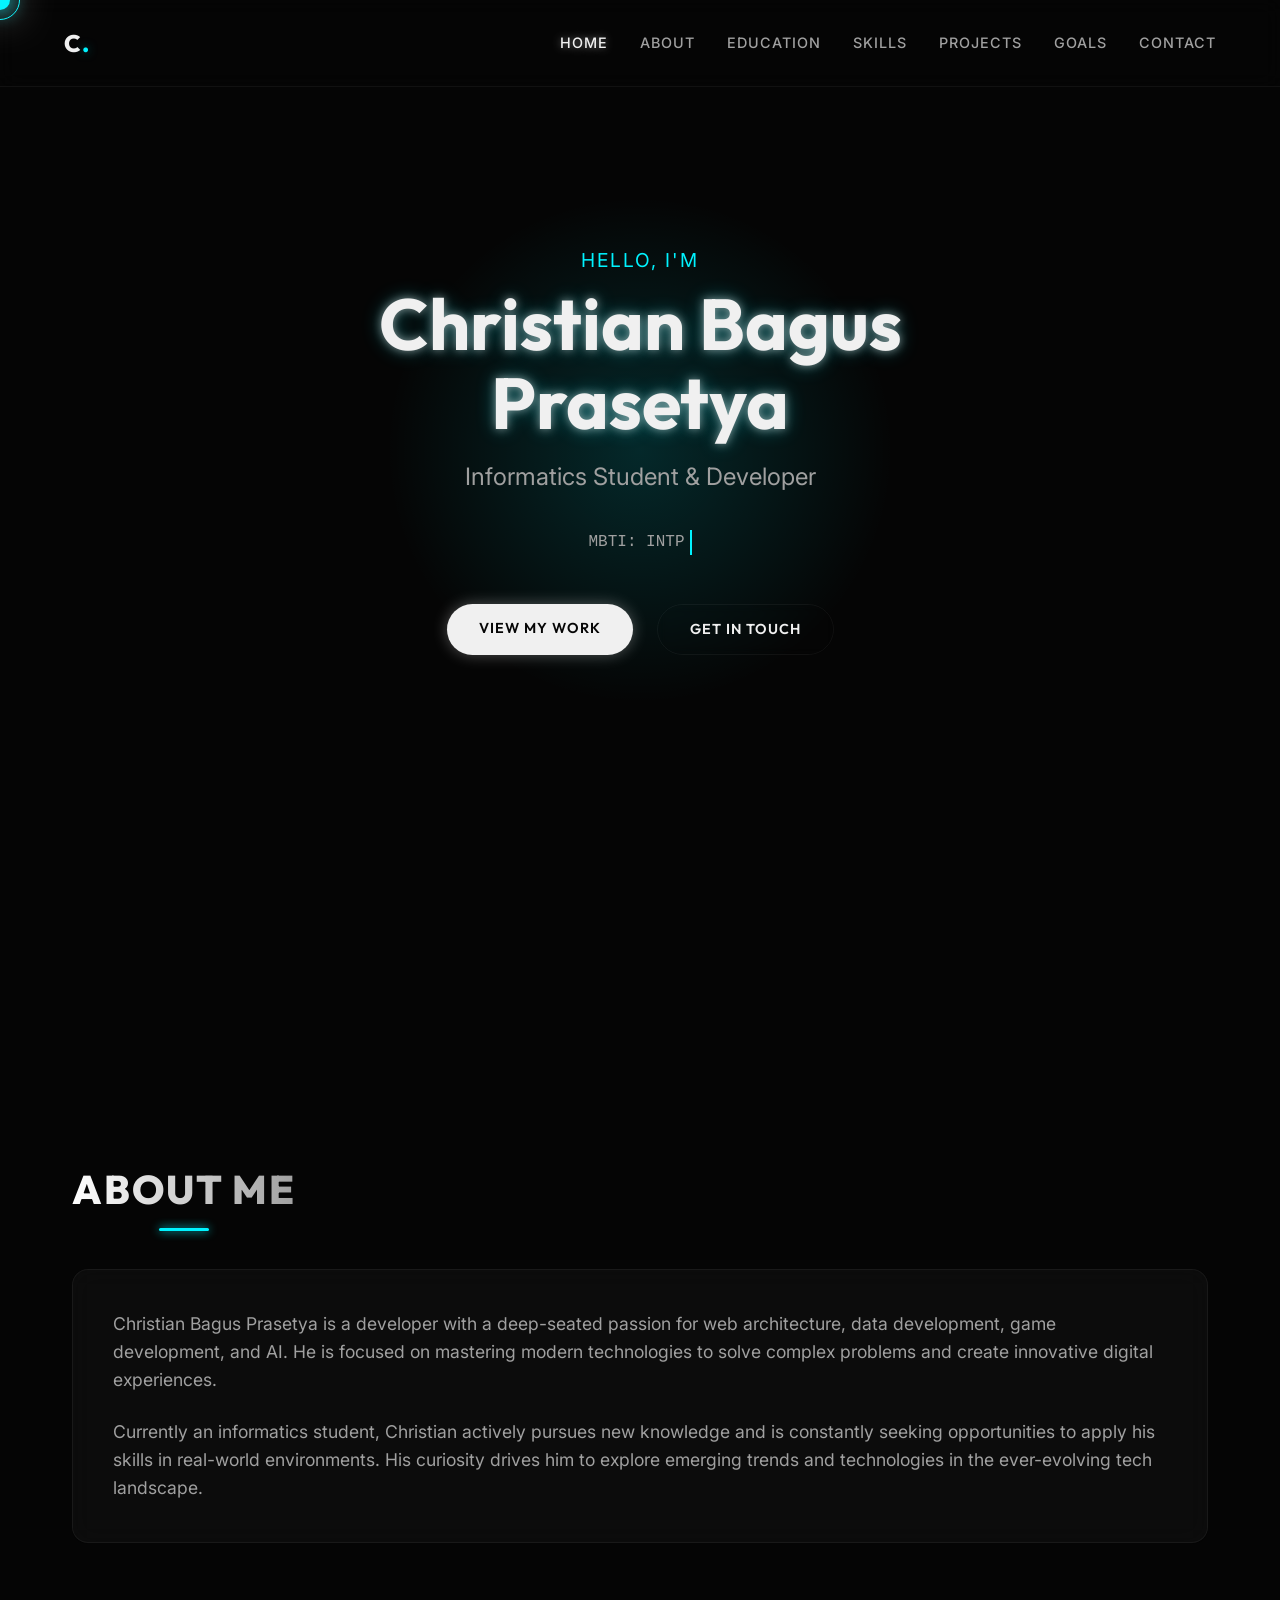
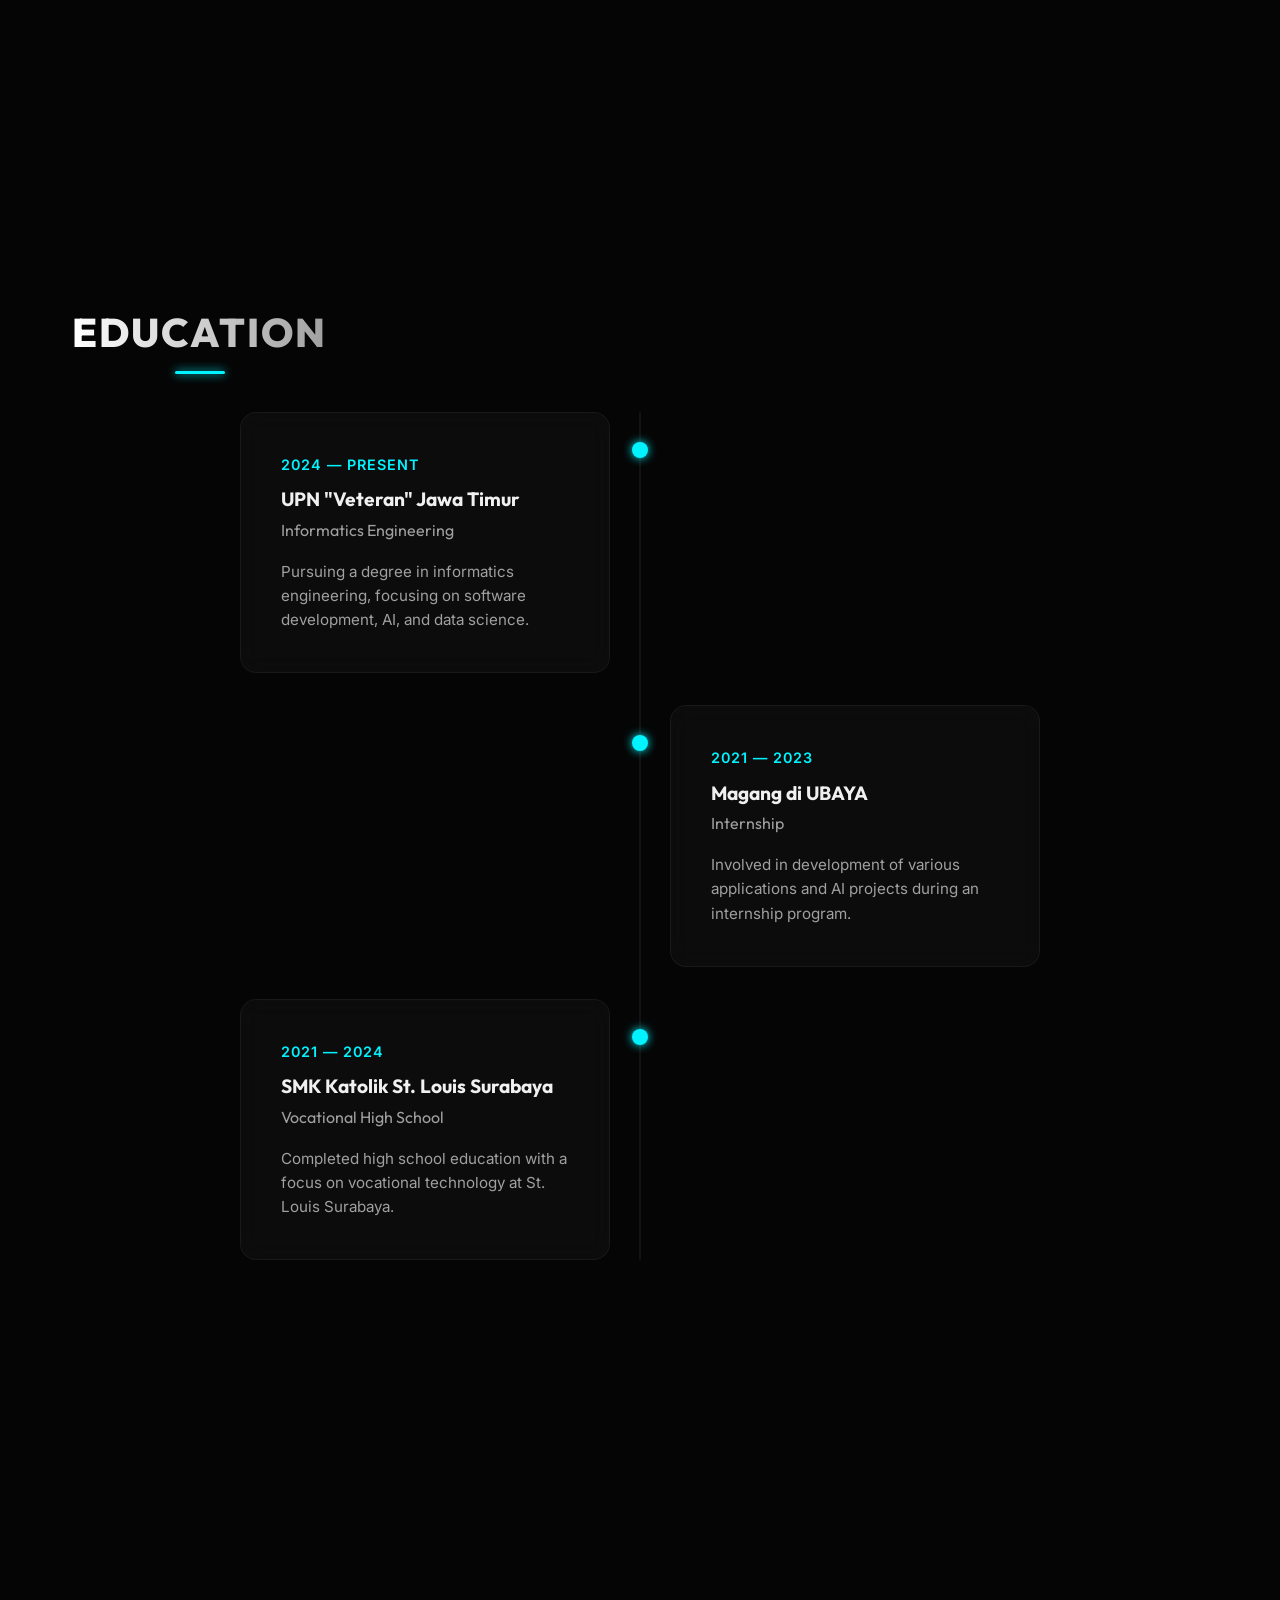
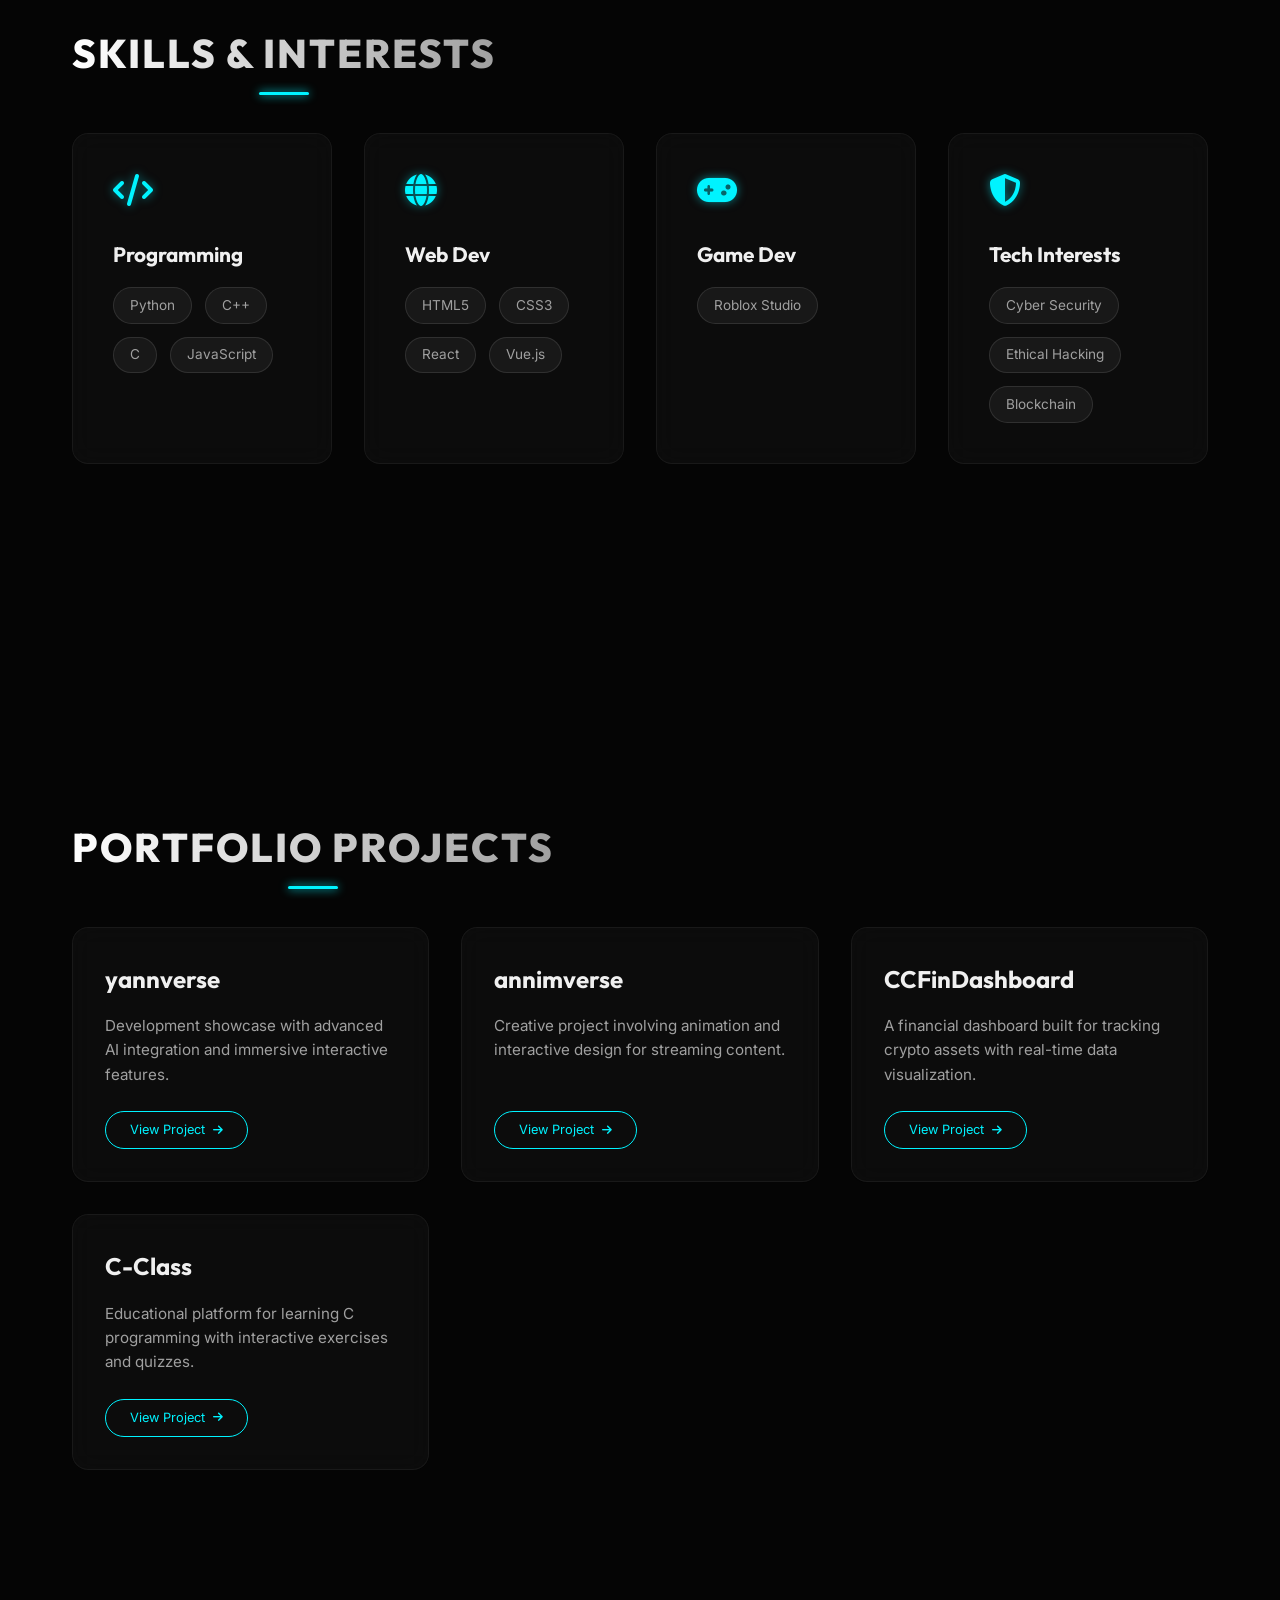
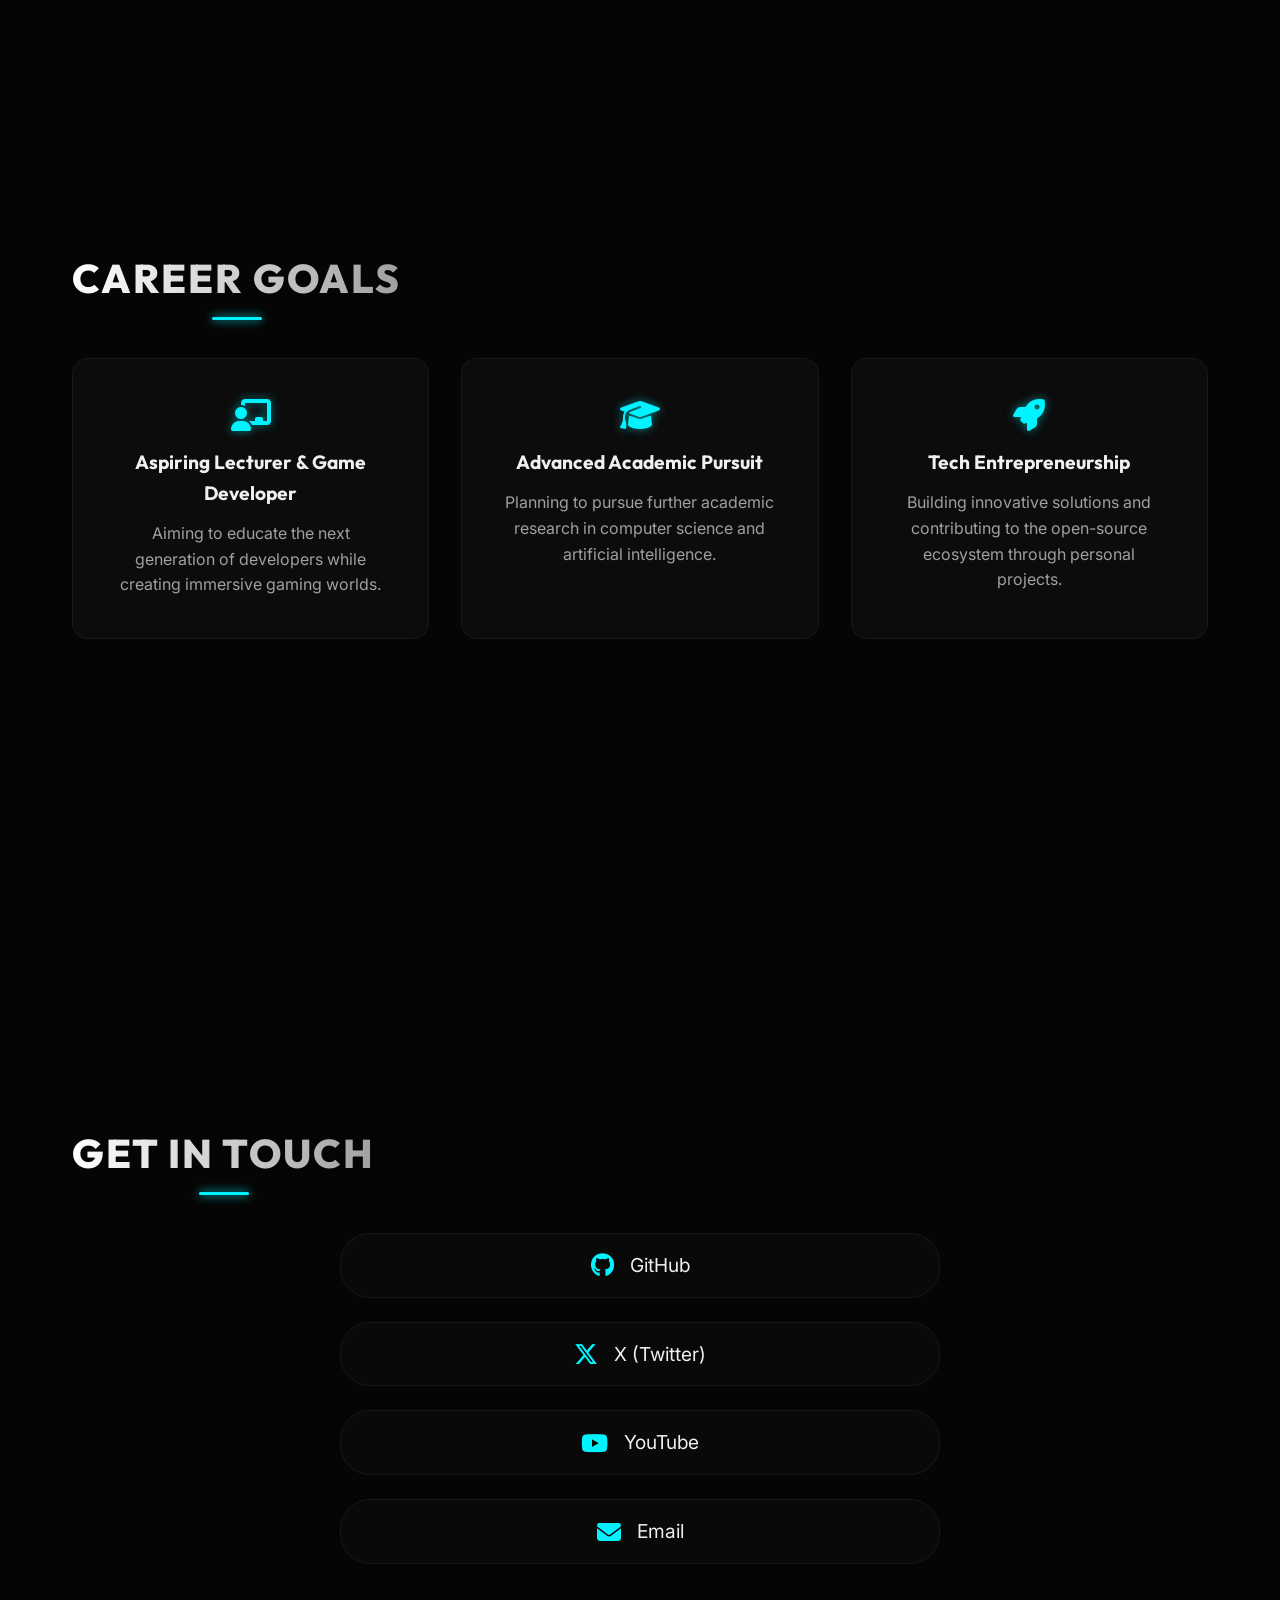
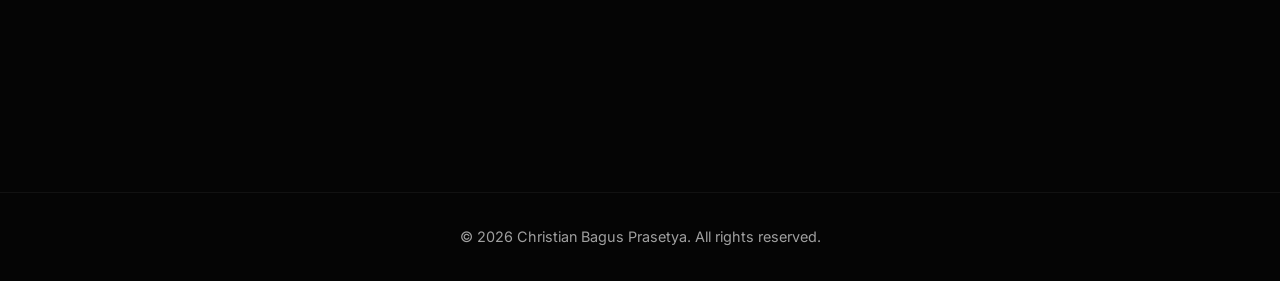
<file: index.html>
<!DOCTYPE html>
<html lang="en">

<head>
  <meta charset="UTF-8" />
  <meta name="viewport" content="width=device-width, initial-scale=1.0" />
  <meta name="description"
    content="Christian Bagus Prasetya — Informatics Student, Developer, and aspiring Lecturer. Explore my portfolio of web, game, and AI projects." />
  <title>Christian Bagus Prasetya | Portfolio</title>
  <link rel="preconnect" href="https://fonts.googleapis.com" />
  <link rel="preconnect" href="https://fonts.gstatic.com" crossorigin />
  <link
    href="https://fonts.googleapis.com/css2?family=Outfit:wght@400;600;800&family=Inter:wght@300;400;500;600;700&display=swap"
    rel="stylesheet" />
  <link rel="stylesheet" href="https://cdnjs.cloudflare.com/ajax/libs/font-awesome/6.5.1/css/all.min.css" />
  <link rel="stylesheet" href="style.css" />
</head>

<body>

  <div class="aura-cursor" aria-hidden="true"></div>
  <div class="aura-cursor-trail" aria-hidden="true"></div>

  <nav class="navbar" id="navbar">
    <a href="#" class="logo">C<span>.</span></a>
    <ul class="nav-links">
      <li><a href="#home">Home</a></li>
      <li><a href="#about">About</a></li>
      <li><a href="#education">Education</a></li>
      <li><a href="#skills">Skills</a></li>
      <li><a href="#projects">Projects</a></li>
      <li><a href="#goals">Goals</a></li>
      <li><a href="#contact">Contact</a></li>
    </ul>
    <div class="hamburger" id="hamburger">
      <i class="fas fa-bars"></i>
    </div>
  </nav>

  <section class="section hero" id="home">
    <div class="hero-bg-glow"></div>
    <div class="hero-content container">
      <p class="greeting fade-in">Hello, I'm</p>
      <h1 class="glow-text fade-in">Christian Bagus Prasetya</h1>
      <p class="role fade-in">Informatics Student &amp; Developer</p>
      <div class="typewriter-container fade-in">
        <span class="typewriter-text"></span>
      </div>
      <div class="hero-cta fade-in">
        <a href="#projects" class="btn primary-btn">View My Work</a>
        <a href="#contact" class="btn secondary-btn">Get In Touch</a>
      </div>
    </div>
  </section>

  <section class="section" id="about">
    <div class="container">
      <h2 class="section-title fade-in">About Me</h2>
      <div class="glass-card about-content fade-in">
        <p>
          Christian Bagus Prasetya is a developer with a deep-seated passion for web architecture, data development,
          game development, and AI. He is focused on mastering modern technologies to solve complex problems and create
          innovative digital experiences.
        </p>
        <p>
          Currently an informatics student, Christian actively pursues new knowledge and is constantly seeking
          opportunities to apply his skills in real-world environments. His curiosity drives him to explore emerging
          trends and technologies in the ever-evolving tech landscape.
        </p>
      </div>
    </div>
  </section>

  <section class="section" id="education">
    <div class="container">
      <h2 class="section-title fade-in">Education</h2>
      <div class="timeline">
        <div class="timeline-item fade-in">
          <div class="timeline-dot"></div>
          <div class="glass-card">
            <span class="timeline-date">2024 — Present</span>
            <h3>UPN "Veteran" Jawa Timur</h3>
            <h4>Informatics Engineering</h4>
            <p>Pursuing a degree in informatics engineering, focusing on software development, AI, and data science.</p>
          </div>
        </div>
        <div class="timeline-item fade-in">
          <div class="timeline-dot"></div>
          <div class="glass-card">
            <span class="timeline-date">2021 — 2023</span>
            <h3>Magang di UBAYA</h3>
            <h4>Internship</h4>
            <p>Involved in development of various applications and AI projects during an internship program.</p>
          </div>
        </div>
        <div class="timeline-item fade-in">
          <div class="timeline-dot"></div>
          <div class="glass-card">
            <span class="timeline-date">2021 — 2024</span>
            <h3>SMK Katolik St. Louis Surabaya</h3>
            <h4>Vocational High School</h4>
            <p>Completed high school education with a focus on vocational technology at St. Louis Surabaya.</p>
          </div>
        </div>
      </div>
    </div>
  </section>

  <section class="section" id="skills">
    <div class="container">
      <h2 class="section-title fade-in">Skills &amp; Interests</h2>
      <div class="skills-grid">
        <div class="glass-card skill-category fade-in">
          <div class="icon-wrapper"><i class="fas fa-code glow-icon"></i></div>
          <h3>Programming</h3>
          <div class="tags">
            <span>Python</span>
            <span>C++</span>
            <span>C</span>
            <span>JavaScript</span>
          </div>
        </div>
        <div class="glass-card skill-category fade-in">
          <div class="icon-wrapper"><i class="fas fa-globe glow-icon"></i></div>
          <h3>Web Dev</h3>
          <div class="tags">
            <span>HTML5</span>
            <span>CSS3</span>
            <span>React</span>
            <span>Vue.js</span>
          </div>
        </div>
        <div class="glass-card skill-category fade-in">
          <div class="icon-wrapper"><i class="fas fa-gamepad glow-icon"></i></div>
          <h3>Game Dev</h3>
          <div class="tags">
            <span>Roblox Studio</span>
          </div>
        </div>
        <div class="glass-card skill-category fade-in">
          <div class="icon-wrapper"><i class="fas fa-shield-halved glow-icon"></i></div>
          <h3>Tech Interests</h3>
          <div class="tags">
            <span>Cyber Security</span>
            <span>Ethical Hacking</span>
            <span>Blockchain</span>
          </div>
        </div>
      </div>
    </div>
  </section>

  <section class="section" id="projects">
    <div class="container">
      <h2 class="section-title fade-in">Portfolio Projects</h2>
      <div class="projects-grid">
        <div class="glass-card project-card fade-in">
          <div class="project-content">
            <h3>yannverse</h3>
            <p>Development showcase with advanced AI integration and immersive interactive features.</p>
          </div>
          <div class="project-links">
            <a href="#" class="btn-small">View Project <i class="fas fa-arrow-right"></i></a>
          </div>
        </div>
        <div class="glass-card project-card fade-in">
          <div class="project-content">
            <h3>annimverse</h3>
            <p>Creative project involving animation and interactive design for streaming content.</p>
          </div>
          <div class="project-links">
            <a href="#" class="btn-small">View Project <i class="fas fa-arrow-right"></i></a>
          </div>
        </div>
        <div class="glass-card project-card fade-in">
          <div class="project-content">
            <h3>CCFinDashboard</h3>
            <p>A financial dashboard built for tracking crypto assets with real-time data visualization.</p>
          </div>
          <div class="project-links">
            <a href="#" class="btn-small">View Project <i class="fas fa-arrow-right"></i></a>
          </div>
        </div>
        <div class="glass-card project-card fade-in">
          <div class="project-content">
            <h3>C-Class</h3>
            <p>Educational platform for learning C programming with interactive exercises and quizzes.</p>
          </div>
          <div class="project-links">
            <a href="#" class="btn-small">View Project <i class="fas fa-arrow-right"></i></a>
          </div>
        </div>
      </div>
    </div>
  </section>

  <section class="section" id="goals">
    <div class="container">
      <h2 class="section-title fade-in">Career Goals</h2>
      <div class="goals-container">
        <div class="glass-card goal-item fade-in">
          <div class="icon-wrapper"><i class="fas fa-chalkboard-user glow-icon"></i></div>
          <h3>Aspiring Lecturer &amp; Game Developer</h3>
          <p>Aiming to educate the next generation of developers while creating immersive gaming worlds.</p>
        </div>
        <div class="glass-card goal-item fade-in">
          <div class="icon-wrapper"><i class="fas fa-graduation-cap glow-icon"></i></div>
          <h3>Advanced Academic Pursuit</h3>
          <p>Planning to pursue further academic research in computer science and artificial intelligence.</p>
        </div>
        <div class="glass-card goal-item fade-in">
          <div class="icon-wrapper"><i class="fas fa-rocket glow-icon"></i></div>
          <h3>Tech Entrepreneurship</h3>
          <p>Building innovative solutions and contributing to the open-source ecosystem through personal projects.</p>
        </div>
      </div>
    </div>
  </section>

  <section class="section" id="contact">
    <div class="container">
      <h2 class="section-title fade-in">Get In Touch</h2>
      <div class="contact-wrapper fade-in">
        <div class="contact-info">
          <a href="https://github.com/yann-gamedev" class="contact-link" target="_blank" rel="noopener noreferrer">
            <i class="fab fa-github"></i>
            <span>GitHub</span>
          </a>
          <a href="#" class="contact-link">
            <i class="fab fa-x-twitter"></i>
            <span>X (Twitter)</span>
          </a>
          <a href="#" class="contact-link">
            <i class="fab fa-youtube"></i>
            <span>YouTube</span>
          </a>
          <a href="christiannbaguss@gmail.com" class="contact-link">
            <i class="fas fa-envelope"></i>
            <span>Email</span>
          </a>
        </div>
      </div>
    </div>
  </section>

  <footer>
    <div class="container">
      <p>&copy; 2026 Christian Bagus Prasetya. All rights reserved.</p>
    </div>
  </footer>

  <script src="script.js"></script>
</body>

</html>
</file>
<file: style.css>
:root {
  --bg-deep: #050505;
  --bg-surface: #0a0a0a;
  --text-main: #f0f0f0;
  --text-muted: #a0a0a0;
  --aura-cyan: #00f3ff;
  --aura-white: #ffffff;
  --aura-purple: #8a2be2;
  --glass-bg: rgba(255, 255, 255, 0.03);
  --glass-border: rgba(255, 255, 255, 0.05);
  --glass-border-hover: rgba(0, 243, 255, 0.3);
  --font-heading: 'Outfit', sans-serif;
  --font-body: 'Inter', sans-serif;
  --transition-normal: 0.3s ease;
  --transition-slow: 0.6s cubic-bezier(0.16, 1, 0.3, 1);
}

*,
*::before,
*::after {
  margin: 0;
  padding: 0;
  box-sizing: border-box;
}

html {
  scroll-behavior: smooth;
  cursor: none;
}

body {
  font-family: var(--font-body);
  background-color: var(--bg-deep);
  color: var(--text-main);
  line-height: 1.6;
  overflow-x: hidden;
}

.aura-cursor {
  position: fixed;
  top: 0;
  left: 0;
  width: 20px;
  height: 20px;
  background: var(--aura-cyan);
  border-radius: 50%;
  pointer-events: none;
  transform: translate(-50%, -50%);
  mix-blend-mode: screen;
  z-index: 9999;
  box-shadow: 0 0 20px var(--aura-cyan), 0 0 40px var(--aura-white);
  transition: width 0.2s, height 0.2s, background-color 0.2s;
}

.aura-cursor-trail {
  position: fixed;
  top: 0;
  left: 0;
  width: 40px;
  height: 40px;
  border: 1px solid var(--aura-cyan);
  border-radius: 50%;
  pointer-events: none;
  transform: translate(-50%, -50%);
  z-index: 9998;
  transition: transform 0.1s ease-out, width 0.2s, height 0.2s, border-color 0.2s;
}

.aura-cursor.hovering {
  width: 40px;
  height: 40px;
  background: var(--aura-white);
  box-shadow: 0 0 30px var(--aura-white);
}

.aura-cursor-trail.hovering {
  width: 60px;
  height: 60px;
  border-color: var(--aura-white);
}

.container {
  max-width: 1200px;
  margin: 0 auto;
  padding: 0 2rem;
  width: 100%;
}

.section {
  padding: 100px 0;
  min-height: 100vh;
  display: flex;
  flex-direction: column;
  justify-content: center;
  align-items: center;
  position: relative;
}

h1, h2, h3, h4, .logo {
  font-family: var(--font-heading);
}

.section-title {
  font-size: 2.5rem;
  font-weight: 800;
  margin-bottom: 3rem;
  text-align: center;
  text-transform: uppercase;
  letter-spacing: 2px;
  background: linear-gradient(90deg, var(--aura-white), var(--text-muted));
  -webkit-background-clip: text;
  -webkit-text-fill-color: transparent;
  background-clip: text;
  position: relative;
  display: inline-block;
}

.section-title::after {
  content: '';
  position: absolute;
  bottom: -10px;
  left: 50%;
  transform: translateX(-50%);
  width: 50px;
  height: 3px;
  background: var(--aura-cyan);
  border-radius: 2px;
  box-shadow: 0 0 10px var(--aura-cyan);
}

.glow-text {
  text-shadow: 0 0 10px rgba(255, 255, 255, 0.5), 0 0 20px rgba(0, 243, 255, 0.3);
}

.glow-icon {
  color: var(--aura-cyan);
  text-shadow: 0 0 10px rgba(0, 243, 255, 0.5);
  font-size: 2rem;
  margin-bottom: 1rem;
}

.navbar {
  position: fixed;
  top: 0;
  width: 100%;
  padding: 1.5rem 5%;
  display: flex;
  justify-content: space-between;
  align-items: center;
  z-index: 1000;
  background: rgba(5, 5, 5, 0.8);
  backdrop-filter: blur(10px);
  border-bottom: 1px solid var(--glass-border);
  transition: var(--transition-normal);
}

.navbar.scrolled {
  padding: 1rem 5%;
  background: rgba(5, 5, 5, 0.95);
}

.logo {
  font-size: 1.5rem;
  font-weight: 800;
  color: var(--text-main);
  text-decoration: none;
  letter-spacing: 1px;
}

.logo span {
  color: var(--aura-cyan);
  text-shadow: 0 0 10px rgba(0, 243, 255, 0.5);
}

.nav-links {
  display: flex;
  list-style: none;
  gap: 2rem;
}

.nav-links a {
  color: var(--text-muted);
  text-decoration: none;
  font-weight: 500;
  font-size: 0.9rem;
  text-transform: uppercase;
  letter-spacing: 1px;
  transition: var(--transition-normal);
  position: relative;
}

.nav-links a:hover {
  color: var(--text-main);
  text-shadow: 0 0 8px rgba(255, 255, 255, 0.5);
}

.nav-links a::after {
  content: '';
  position: absolute;
  bottom: -5px;
  left: 0;
  width: 0;
  height: 2px;
  background: var(--aura-cyan);
  transition: var(--transition-normal);
  box-shadow: 0 0 8px var(--aura-cyan);
}

.nav-links a:hover::after {
  width: 100%;
}

.hamburger {
  display: none;
  font-size: 1.5rem;
  cursor: pointer;
  color: var(--text-main);
  background: none;
  border: none;
}

.btn {
  display: inline-block;
  padding: 0.8rem 2rem;
  font-family: var(--font-heading);
  font-weight: 600;
  text-decoration: none;
  border-radius: 30px;
  transition: var(--transition-normal);
  text-transform: uppercase;
  letter-spacing: 1px;
  font-size: 0.9rem;
  cursor: none;
}

.primary-btn {
  background: var(--text-main);
  color: var(--bg-deep);
  box-shadow: 0 0 15px rgba(255, 255, 255, 0.3);
}

.primary-btn:hover {
  background: var(--aura-cyan);
  box-shadow: 0 0 30px rgba(0, 243, 255, 0.6);
  transform: translateY(-3px);
}

.secondary-btn {
  background: transparent;
  color: var(--text-main);
  border: 1px solid var(--glass-border);
  backdrop-filter: blur(5px);
}

.secondary-btn:hover {
  border-color: var(--aura-white);
  box-shadow: 0 0 20px rgba(255, 255, 255, 0.2);
  transform: translateY(-3px);
}

.btn-small {
  padding: 0.5rem 1.5rem;
  font-size: 0.8rem;
  border: 1px solid var(--aura-cyan);
  color: var(--aura-cyan);
  border-radius: 20px;
  text-decoration: none;
  transition: var(--transition-normal);
  display: inline-flex;
  align-items: center;
  gap: 0.5rem;
}

.btn-small:hover {
  background: rgba(0, 243, 255, 0.1);
  box-shadow: 0 0 15px rgba(0, 243, 255, 0.4);
}

.btn-small i {
  font-size: 0.7rem;
  transition: transform var(--transition-normal);
}

.btn-small:hover i {
  transform: translateX(4px);
}

.glass-card {
  background: var(--glass-bg);
  backdrop-filter: blur(12px);
  -webkit-backdrop-filter: blur(12px);
  border: 1px solid var(--glass-border);
  border-radius: 16px;
  padding: 2.5rem;
  transition: var(--transition-slow);
  position: relative;
  overflow: hidden;
}

.glass-card::before {
  content: '';
  position: absolute;
  top: 0;
  left: -100%;
  width: 50%;
  height: 100%;
  background: linear-gradient(to right, transparent, rgba(255, 255, 255, 0.05), transparent);
  transform: skewX(-20deg);
  transition: 0.5s;
}

.glass-card:hover::before {
  left: 150%;
}

.glass-card:hover {
  border-color: var(--glass-border-hover);
  box-shadow: 0 10px 30px rgba(0, 0, 0, 0.5), 0 0 20px rgba(0, 243, 255, 0.1);
  transform: translateY(-5px);
}

.hero {
  text-align: center;
  align-items: center;
}

.hero-content {
  z-index: 10;
  max-width: 800px;
}

.hero-bg-glow {
  position: absolute;
  top: 50%;
  left: 50%;
  transform: translate(-50%, -50%);
  width: 40vw;
  height: 40vw;
  background: radial-gradient(circle, rgba(0, 243, 255, 0.15) 0%, rgba(5, 5, 5, 0) 70%);
  border-radius: 50%;
  z-index: -1;
  pointer-events: none;
  animation: pulse 8s infinite alternate ease-in-out;
}

@keyframes pulse {
  0%   { transform: translate(-50%, -50%) scale(1);   opacity: 0.5; }
  100% { transform: translate(-50%, -50%) scale(1.2); opacity: 1; }
}

.greeting {
  font-size: 1.2rem;
  color: var(--aura-cyan);
  margin-bottom: 0.5rem;
  letter-spacing: 2px;
  text-transform: uppercase;
}

.hero h1 {
  font-size: 4.5rem;
  line-height: 1.1;
  margin-bottom: 1rem;
}

.hero .role {
  font-size: 1.5rem;
  color: var(--text-muted);
  font-weight: 400;
  margin-bottom: 2rem;
}

.hero-cta {
  display: flex;
  gap: 1.5rem;
  justify-content: center;
}

.typewriter-container {
  margin-bottom: 3rem;
  height: 28px;
  display: flex;
  justify-content: center;
  align-items: center;
}

.typewriter-text {
  font-family: 'Courier New', Courier, monospace;
  color: var(--text-muted);
  font-size: 1rem;
  border-right: 2px solid var(--aura-cyan);
  padding-right: 5px;
  animation: blink-caret 0.75s step-end infinite;
}

@keyframes blink-caret {
  from, to { border-color: transparent; }
  50%      { border-color: var(--aura-cyan); }
}

.about-content p {
  margin-bottom: 1.5rem;
  font-size: 1.1rem;
  color: var(--text-muted);
}

.about-content p:last-child {
  margin-bottom: 0;
}

.timeline {
  position: relative;
  max-width: 800px;
  margin: 0 auto;
}

.timeline::before {
  content: '';
  position: absolute;
  top: 0;
  left: 50%;
  transform: translateX(-50%);
  width: 2px;
  height: 100%;
  background: var(--glass-border);
}

.timeline-item {
  width: calc(50% - 30px);
  margin-bottom: 2rem;
  position: relative;
}

.timeline-item:nth-child(odd) {
  left: 0;
}

.timeline-item:nth-child(even) {
  left: calc(50% + 30px);
}

.timeline-dot {
  position: absolute;
  top: 30px;
  width: 16px;
  height: 16px;
  border-radius: 50%;
  background: var(--aura-cyan);
  box-shadow: 0 0 10px var(--aura-cyan);
}

.timeline-item:nth-child(odd) .timeline-dot {
  right: -38px;
}

.timeline-item:nth-child(even) .timeline-dot {
  left: -38px;
}

.timeline-date {
  color: var(--aura-cyan);
  font-weight: 600;
  margin-bottom: 0.5rem;
  font-size: 0.9rem;
  text-transform: uppercase;
  letter-spacing: 1px;
  display: block;
}

.timeline-item h3 {
  font-size: 1.2rem;
  margin-bottom: 0.2rem;
  color: var(--text-main);
}

.timeline-item h4 {
  font-size: 1rem;
  color: var(--text-muted);
  font-weight: 400;
  margin-bottom: 1rem;
}

.timeline-item p {
  color: var(--text-muted);
  font-size: 0.95rem;
}

.skills-grid {
  display: grid;
  grid-template-columns: repeat(auto-fit, minmax(260px, 1fr));
  gap: 2rem;
}

.skill-category .icon-wrapper {
  margin-bottom: 1rem;
}

.skill-category h3 {
  font-size: 1.3rem;
  margin-bottom: 1rem;
}

.tags {
  display: flex;
  flex-wrap: wrap;
  gap: 0.8rem;
}

.tags span {
  background: rgba(255, 255, 255, 0.05);
  border: 1px solid rgba(255, 255, 255, 0.1);
  padding: 0.4rem 1rem;
  border-radius: 20px;
  font-size: 0.85rem;
  color: var(--text-muted);
  transition: var(--transition-normal);
}

.tags span:hover {
  border-color: var(--aura-cyan);
  color: var(--text-main);
  box-shadow: 0 0 10px rgba(0, 243, 255, 0.2);
}

.projects-grid {
  display: grid;
  grid-template-columns: repeat(auto-fit, minmax(280px, 1fr));
  gap: 2rem;
}

.project-card {
  padding: 2rem;
  display: flex;
  flex-direction: column;
  justify-content: space-between;
}

.project-content h3 {
  font-size: 1.5rem;
  margin-bottom: 1rem;
  color: var(--text-main);
}

.project-content p {
  color: var(--text-muted);
  font-size: 0.95rem;
  margin-bottom: 1.5rem;
}

.project-links {
  margin-top: auto;
}

.goals-container {
  display: grid;
  grid-template-columns: repeat(auto-fit, minmax(250px, 1fr));
  gap: 2rem;
  text-align: center;
}

.goal-item h3 {
  font-size: 1.2rem;
  margin-bottom: 0.8rem;
}

.goal-item p {
  color: var(--text-muted);
  font-size: 1rem;
}

.contact-wrapper {
  max-width: 600px;
  margin: 0 auto;
}

.contact-info {
  display: flex;
  flex-direction: column;
  gap: 1.5rem;
  align-items: center;
}

.contact-link {
  display: flex;
  align-items: center;
  gap: 1rem;
  color: var(--text-main);
  text-decoration: none;
  font-size: 1.2rem;
  transition: var(--transition-normal);
  padding: 1rem 2rem;
  border-radius: 30px;
  background: rgba(255, 255, 255, 0.02);
  border: 1px solid rgba(255, 255, 255, 0.05);
  width: 100%;
  justify-content: center;
}

.contact-link i {
  color: var(--aura-cyan);
  font-size: 1.5rem;
}

.contact-link:hover {
  background: rgba(0, 243, 255, 0.05);
  border-color: var(--aura-cyan);
  box-shadow: 0 0 15px rgba(0, 243, 255, 0.2);
  transform: translateY(-2px);
}

footer {
  text-align: center;
  padding: 2rem;
  border-top: 1px solid var(--glass-border);
  color: var(--text-muted);
  font-size: 0.9rem;
}

.fade-in {
  opacity: 0;
  transform: translateY(40px);
  transition: opacity 0.8s cubic-bezier(0.16, 1, 0.3, 1),
              transform 0.8s cubic-bezier(0.16, 1, 0.3, 1);
}

.fade-in.visible {
  opacity: 1;
  transform: translateY(0);
}

.fade-in.delay-1 { transition-delay: 0.1s; }
.fade-in.delay-2 { transition-delay: 0.2s; }
.fade-in.delay-3 { transition-delay: 0.3s; }
.fade-in.delay-4 { transition-delay: 0.4s; }
.fade-in.delay-5 { transition-delay: 0.5s; }

@media (max-width: 768px) {
  .hamburger {
    display: block;
  }

  .nav-links {
    position: fixed;
    top: 70px;
    left: -100%;
    width: 100%;
    height: 100vh;
    background: var(--bg-deep);
    flex-direction: column;
    align-items: center;
    padding-top: 2rem;
    transition: 0.5s;
    border-top: 1px solid var(--glass-border);
  }

  .nav-links.active {
    left: 0;
  }

  .nav-links a {
    font-size: 1.2rem;
  }

  .hero h1 {
    font-size: 2.8rem;
  }

  .hero .role {
    font-size: 1.1rem;
  }

  .hero-cta {
    flex-direction: column;
    padding: 0 2rem;
  }

  .section-title {
    font-size: 1.8rem;
  }

  .timeline::before {
    left: 0;
  }

  .timeline-item {
    width: 100%;
    left: 0 !important;
    padding-left: 30px;
  }

  .timeline-dot {
    left: -8px !important;
    right: auto !important;
  }

  .aura-cursor,
  .aura-cursor-trail {
    display: none;
  }

  html, .btn {
    cursor: auto;
  }

  .skills-grid,
  .projects-grid,
  .goals-container {
    grid-template-columns: 1fr;
  }
}

@media (max-width: 480px) {
  .hero h1 {
    font-size: 2.2rem;
  }

  .section {
    padding: 60px 0;
  }

  .glass-card {
    padding: 1.5rem;
  }
}
</file>
